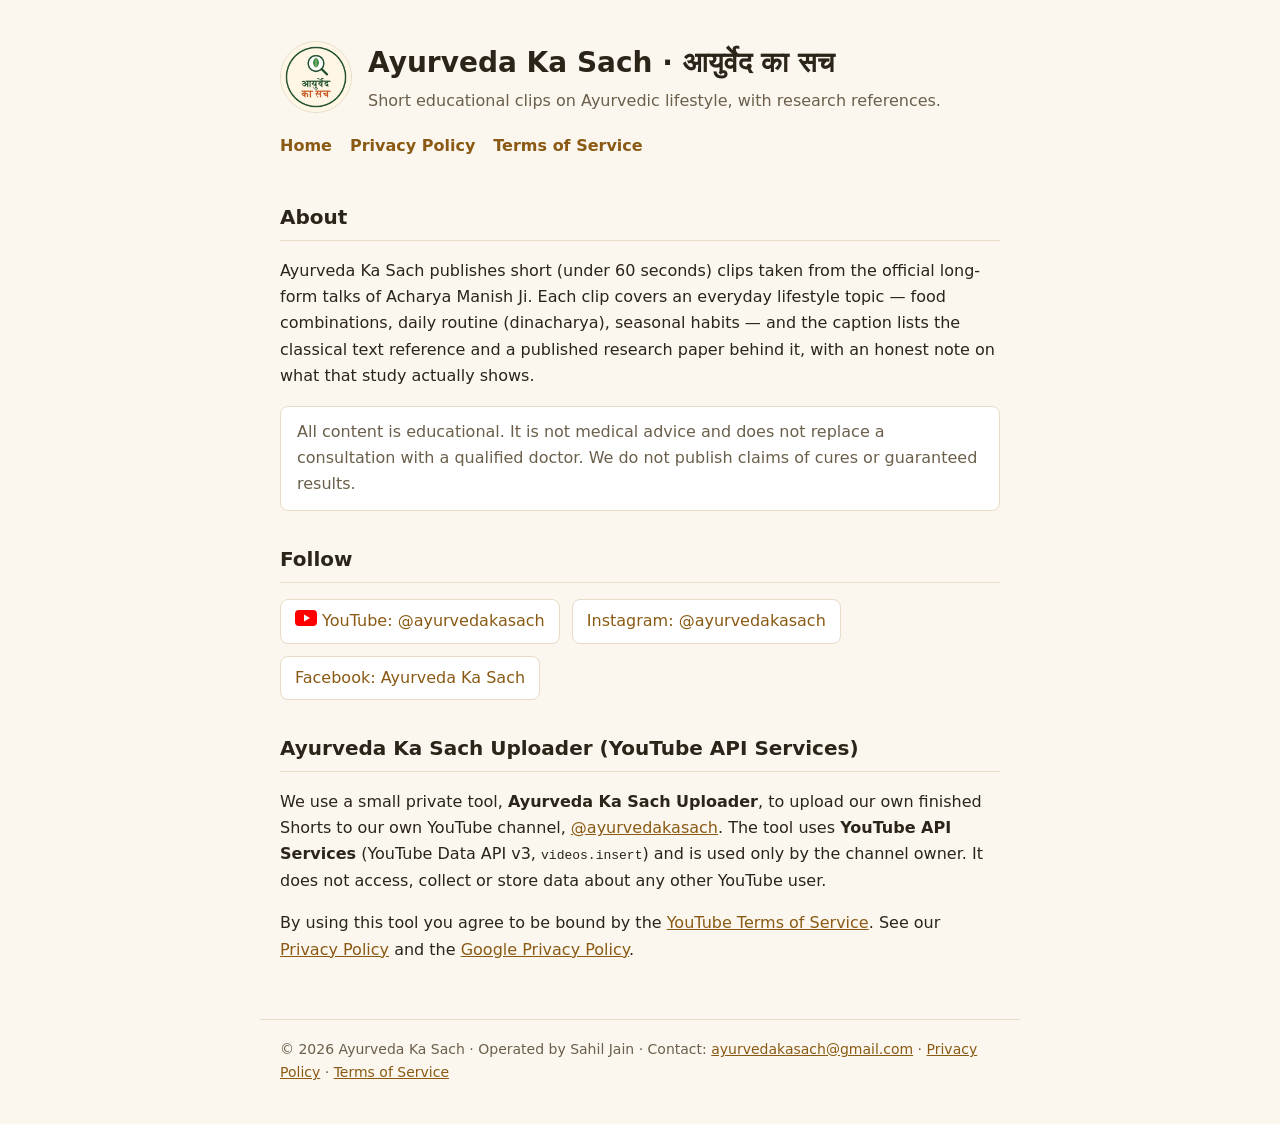
<file: docs/index.html>
<!DOCTYPE html>
<html lang="en">
<head>
<meta charset="utf-8">
<meta name="viewport" content="width=device-width,initial-scale=1">
<title>Ayurveda Ka Sach</title>
<meta name="description" content="Ayurveda Ka Sach — short educational clips from Acharya Manish Ji's official talks, with research references.">
<link rel="stylesheet" href="style.css">
</head>
<body>
<header>
  <img src="logo.png" alt="Ayurveda Ka Sach logo">
  <div>
    <h1>Ayurveda Ka Sach · आयुर्वेद का सच</h1>
    <p>Short educational clips on Ayurvedic lifestyle, with research references.</p>
  </div>
</header>
<nav>
  <a href="index.html">Home</a>
  <a href="privacy.html">Privacy Policy</a>
  <a href="terms.html">Terms of Service</a>
</nav>
<main>
  <h2>About</h2>
  <p>Ayurveda Ka Sach publishes short (under 60 seconds) clips taken from the official long-form talks of Acharya Manish Ji. Each clip covers an everyday lifestyle topic — food combinations, daily routine (dinacharya), seasonal habits — and the caption lists the classical text reference and a published research paper behind it, with an honest note on what that study actually shows.</p>
  <p class="note">All content is educational. It is not medical advice and does not replace a consultation with a qualified doctor. We do not publish claims of cures or guaranteed results.</p>

  <h2>Follow</h2>
  <div class="links">
    <a class="yt" href="https://www.youtube.com/@ayurvedakasach" rel="noopener">
      <svg viewBox="0 0 22 16" aria-hidden="true"><rect width="22" height="16" rx="4" fill="#FF0000"/><path d="M9 4.5v7l6-3.5z" fill="#fff"/></svg>
      YouTube: @ayurvedakasach</a>
    <a href="https://www.instagram.com/ayurvedakasach" rel="noopener">Instagram: @ayurvedakasach</a>
    <a href="https://www.facebook.com/ayurvedakasach" rel="noopener">Facebook: Ayurveda Ka Sach</a>
  </div>

  <h2>Ayurveda Ka Sach Uploader (YouTube API Services)</h2>
  <p>We use a small private tool, <strong>Ayurveda Ka Sach Uploader</strong>, to upload our own finished Shorts to our own YouTube channel, <a href="https://www.youtube.com/@ayurvedakasach">@ayurvedakasach</a>. The tool uses <strong>YouTube API Services</strong> (YouTube Data API v3, <code>videos.insert</code>) and is used only by the channel owner. It does not access, collect or store data about any other YouTube user.</p>
  <p>By using this tool you agree to be bound by the <a href="https://www.youtube.com/t/terms">YouTube Terms of Service</a>. See our <a href="privacy.html">Privacy Policy</a> and the <a href="https://policies.google.com/privacy">Google Privacy Policy</a>.</p>
</main>
<footer>
  © 2026 Ayurveda Ka Sach · Operated by Sahil Jain · Contact: <a href="mailto:ayurvedakasach@gmail.com">ayurvedakasach@gmail.com</a> ·
  <a href="privacy.html">Privacy Policy</a> · <a href="terms.html">Terms of Service</a>
</footer>
</body>
</html>
</file>
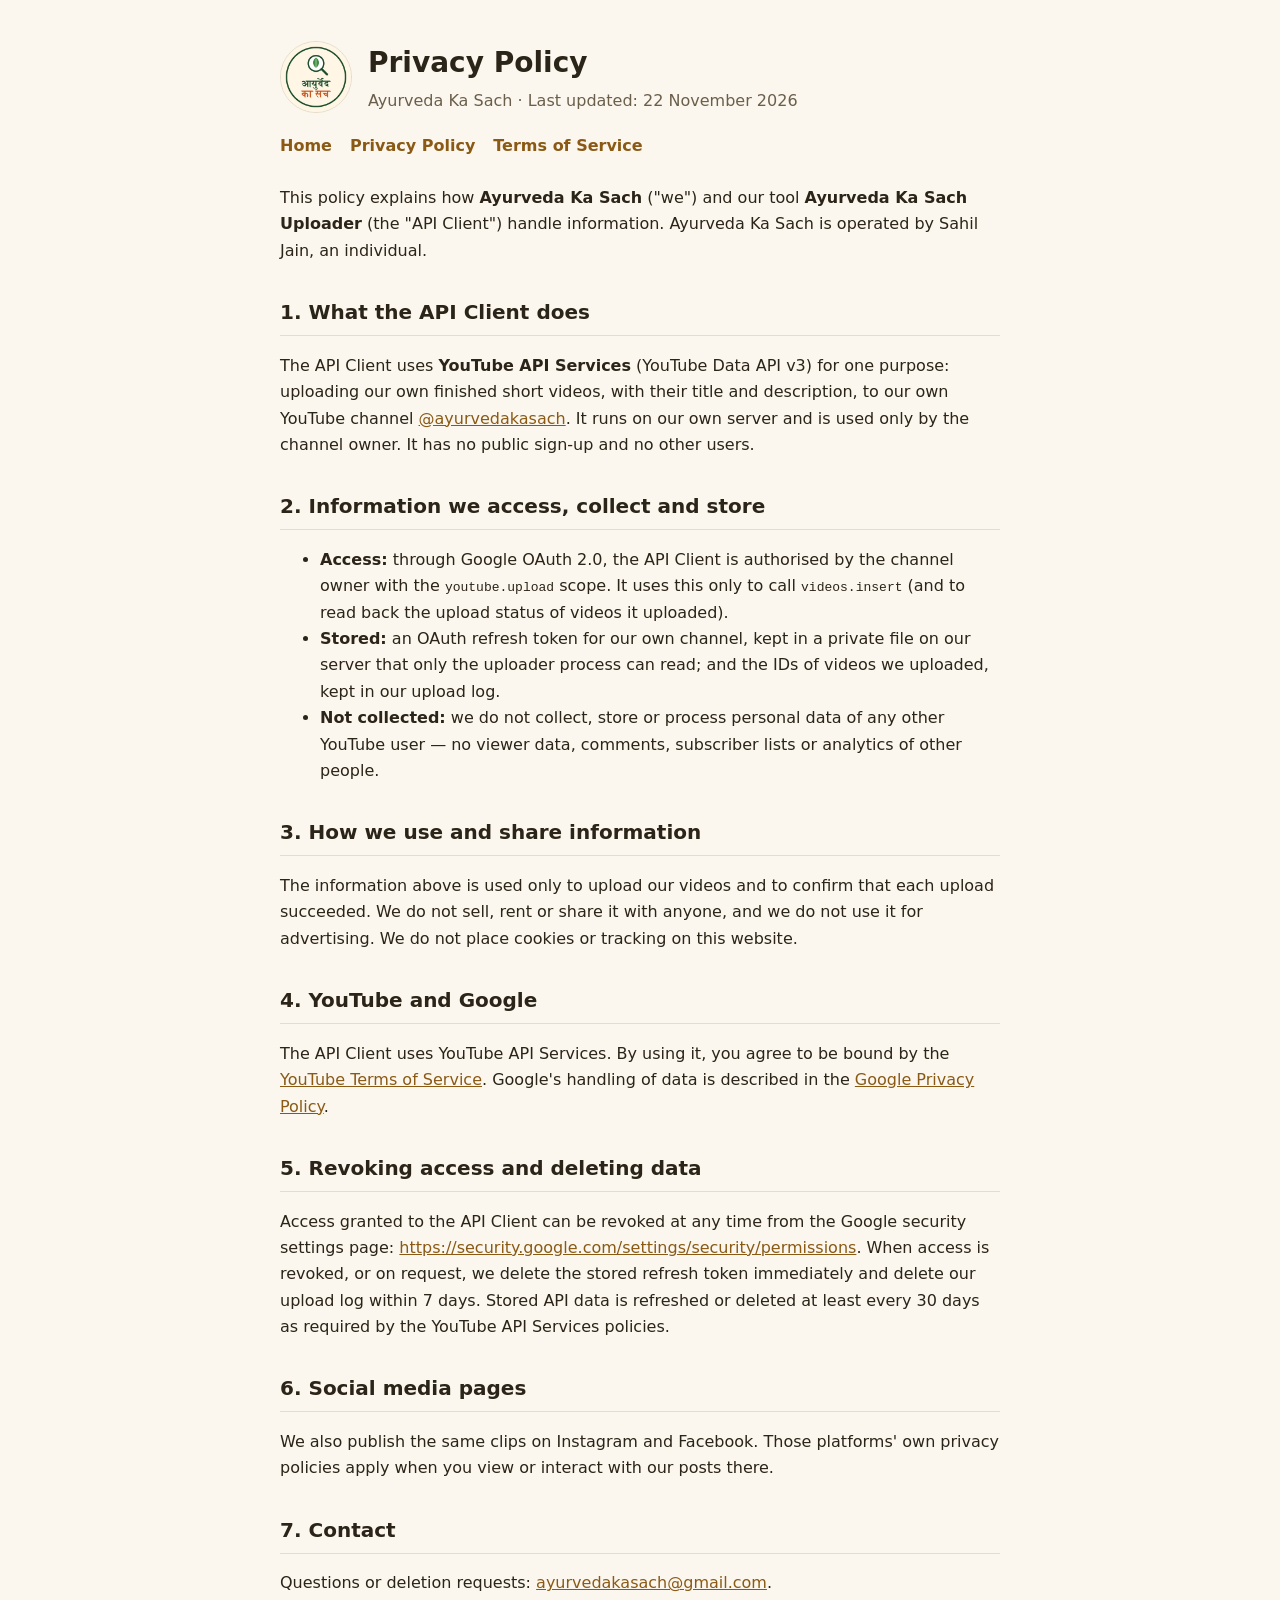
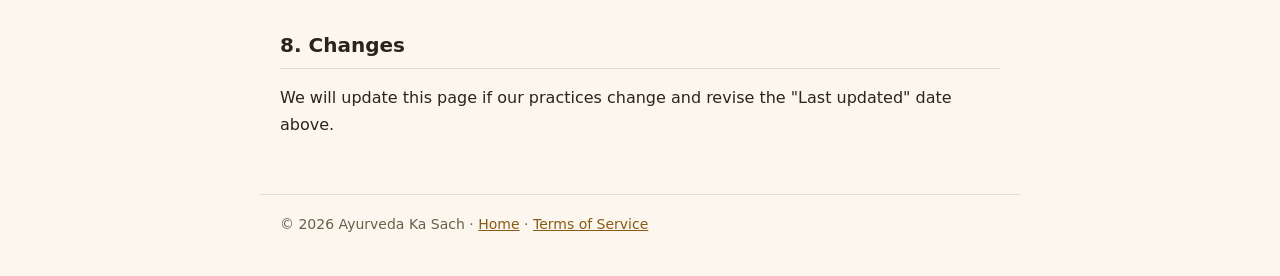
<file: docs/privacy.html>
<!DOCTYPE html>
<html lang="en">
<head>
<meta charset="utf-8">
<meta name="viewport" content="width=device-width,initial-scale=1">
<title>Privacy Policy · Ayurveda Ka Sach</title>
<link rel="stylesheet" href="style.css">
</head>
<body>
<header>
  <img src="logo.png" alt="Ayurveda Ka Sach logo">
  <div><h1>Privacy Policy</h1><p>Ayurveda Ka Sach · Last updated: 22 November 2026</p></div>
</header>
<nav>
  <a href="index.html">Home</a>
  <a href="privacy.html">Privacy Policy</a>
  <a href="terms.html">Terms of Service</a>
</nav>
<main>
  <p>This policy explains how <strong>Ayurveda Ka Sach</strong> ("we") and our tool <strong>Ayurveda Ka Sach Uploader</strong> (the "API Client") handle information. Ayurveda Ka Sach is operated by Sahil Jain, an individual.</p>

  <h2>1. What the API Client does</h2>
  <p>The API Client uses <strong>YouTube API Services</strong> (YouTube Data API v3) for one purpose: uploading our own finished short videos, with their title and description, to our own YouTube channel <a href="https://www.youtube.com/@ayurvedakasach">@ayurvedakasach</a>. It runs on our own server and is used only by the channel owner. It has no public sign-up and no other users.</p>

  <h2>2. Information we access, collect and store</h2>
  <ul>
    <li><strong>Access:</strong> through Google OAuth 2.0, the API Client is authorised by the channel owner with the <code>youtube.upload</code> scope. It uses this only to call <code>videos.insert</code> (and to read back the upload status of videos it uploaded).</li>
    <li><strong>Stored:</strong> an OAuth refresh token for our own channel, kept in a private file on our server that only the uploader process can read; and the IDs of videos we uploaded, kept in our upload log.</li>
    <li><strong>Not collected:</strong> we do not collect, store or process personal data of any other YouTube user — no viewer data, comments, subscriber lists or analytics of other people.</li>
  </ul>

  <h2>3. How we use and share information</h2>
  <p>The information above is used only to upload our videos and to confirm that each upload succeeded. We do not sell, rent or share it with anyone, and we do not use it for advertising. We do not place cookies or tracking on this website.</p>

  <h2>4. YouTube and Google</h2>
  <p>The API Client uses YouTube API Services. By using it, you agree to be bound by the <a href="https://www.youtube.com/t/terms">YouTube Terms of Service</a>. Google's handling of data is described in the <a href="https://policies.google.com/privacy">Google Privacy Policy</a>.</p>

  <h2>5. Revoking access and deleting data</h2>
  <p>Access granted to the API Client can be revoked at any time from the Google security settings page: <a href="https://security.google.com/settings/security/permissions">https://security.google.com/settings/security/permissions</a>. When access is revoked, or on request, we delete the stored refresh token immediately and delete our upload log within 7 days. Stored API data is refreshed or deleted at least every 30 days as required by the YouTube API Services policies.</p>

  <h2>6. Social media pages</h2>
  <p>We also publish the same clips on Instagram and Facebook. Those platforms' own privacy policies apply when you view or interact with our posts there.</p>

  <h2>7. Contact</h2>
  <p>Questions or deletion requests: <a href="mailto:ayurvedakasach@gmail.com">ayurvedakasach@gmail.com</a>.</p>

  <h2>8. Changes</h2>
  <p>We will update this page if our practices change and revise the "Last updated" date above.</p>
</main>
<footer>
  © 2026 Ayurveda Ka Sach · <a href="index.html">Home</a> · <a href="terms.html">Terms of Service</a>
</footer>
</body>
</html>
</file>
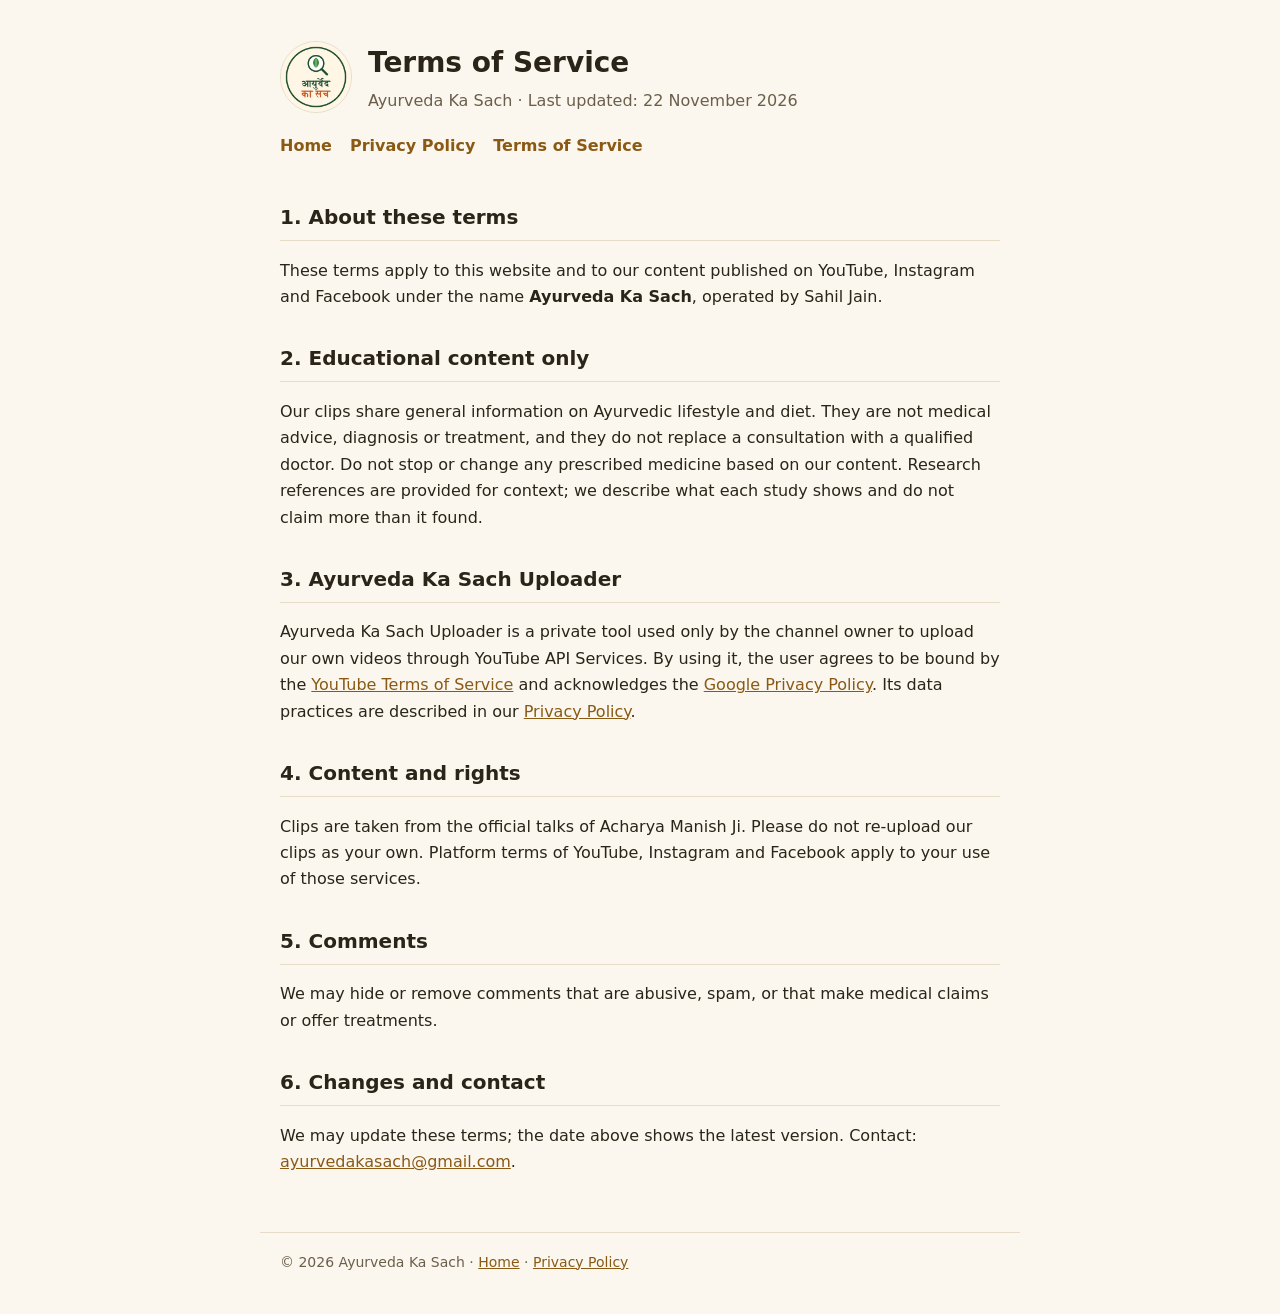
<file: docs/terms.html>
<!DOCTYPE html>
<html lang="en">
<head>
<meta charset="utf-8">
<meta name="viewport" content="width=device-width,initial-scale=1">
<title>Terms of Service · Ayurveda Ka Sach</title>
<link rel="stylesheet" href="style.css">
</head>
<body>
<header>
  <img src="logo.png" alt="Ayurveda Ka Sach logo">
  <div><h1>Terms of Service</h1><p>Ayurveda Ka Sach · Last updated: 22 November 2026</p></div>
</header>
<nav>
  <a href="index.html">Home</a>
  <a href="privacy.html">Privacy Policy</a>
  <a href="terms.html">Terms of Service</a>
</nav>
<main>
  <h2>1. About these terms</h2>
  <p>These terms apply to this website and to our content published on YouTube, Instagram and Facebook under the name <strong>Ayurveda Ka Sach</strong>, operated by Sahil Jain.</p>

  <h2>2. Educational content only</h2>
  <p>Our clips share general information on Ayurvedic lifestyle and diet. They are not medical advice, diagnosis or treatment, and they do not replace a consultation with a qualified doctor. Do not stop or change any prescribed medicine based on our content. Research references are provided for context; we describe what each study shows and do not claim more than it found.</p>

  <h2>3. Ayurveda Ka Sach Uploader</h2>
  <p>Ayurveda Ka Sach Uploader is a private tool used only by the channel owner to upload our own videos through YouTube API Services. By using it, the user agrees to be bound by the <a href="https://www.youtube.com/t/terms">YouTube Terms of Service</a> and acknowledges the <a href="https://policies.google.com/privacy">Google Privacy Policy</a>. Its data practices are described in our <a href="privacy.html">Privacy Policy</a>.</p>

  <h2>4. Content and rights</h2>
  <p>Clips are taken from the official talks of Acharya Manish Ji. Please do not re-upload our clips as your own. Platform terms of YouTube, Instagram and Facebook apply to your use of those services.</p>

  <h2>5. Comments</h2>
  <p>We may hide or remove comments that are abusive, spam, or that make medical claims or offer treatments.</p>

  <h2>6. Changes and contact</h2>
  <p>We may update these terms; the date above shows the latest version. Contact: <a href="mailto:ayurvedakasach@gmail.com">ayurvedakasach@gmail.com</a>.</p>
</main>
<footer>
  © 2026 Ayurveda Ka Sach · <a href="index.html">Home</a> · <a href="privacy.html">Privacy Policy</a>
</footer>
</body>
</html>
</file>
<file: docs/style.css>
:root{--bg:#fbf7ef;--ink:#2b2418;--muted:#6b5f4b;--accent:#8a5a14;--line:#e6dcc8}
*{box-sizing:border-box}
body{margin:0;font-family:"Noto Sans","Noto Sans Devanagari",system-ui,-apple-system,Segoe UI,sans-serif;background:var(--bg);color:var(--ink);line-height:1.65}
header,main,footer{max-width:760px;margin:0 auto;padding:0 20px}
header{padding-top:40px;display:flex;align-items:center;gap:16px}
header img{width:72px;height:72px;border-radius:50%;border:1px solid var(--line)}
header h1{margin:0;font-size:28px}
header p{margin:2px 0 0;color:var(--muted)}
nav{max-width:760px;margin:18px auto 0;padding:0 20px;display:flex;gap:18px;flex-wrap:wrap}
nav a{color:var(--accent);text-decoration:none;font-weight:600}
main{padding-top:10px;padding-bottom:40px}
h2{margin-top:32px;font-size:20px;border-bottom:1px solid var(--line);padding-bottom:6px}
a{color:var(--accent)}
.links{display:flex;gap:12px;flex-wrap:wrap;margin:16px 0}
.links a{display:inline-block;padding:8px 14px;border:1px solid var(--line);border-radius:8px;background:#fff;text-decoration:none}
.yt{display:inline-flex;align-items:center;gap:8px}
.yt svg{width:22px;height:16px}
.note{background:#fff;border:1px solid var(--line);border-radius:8px;padding:12px 16px;color:var(--muted)}
footer{border-top:1px solid var(--line);padding:18px 20px 40px;color:var(--muted);font-size:14px}
</file>
